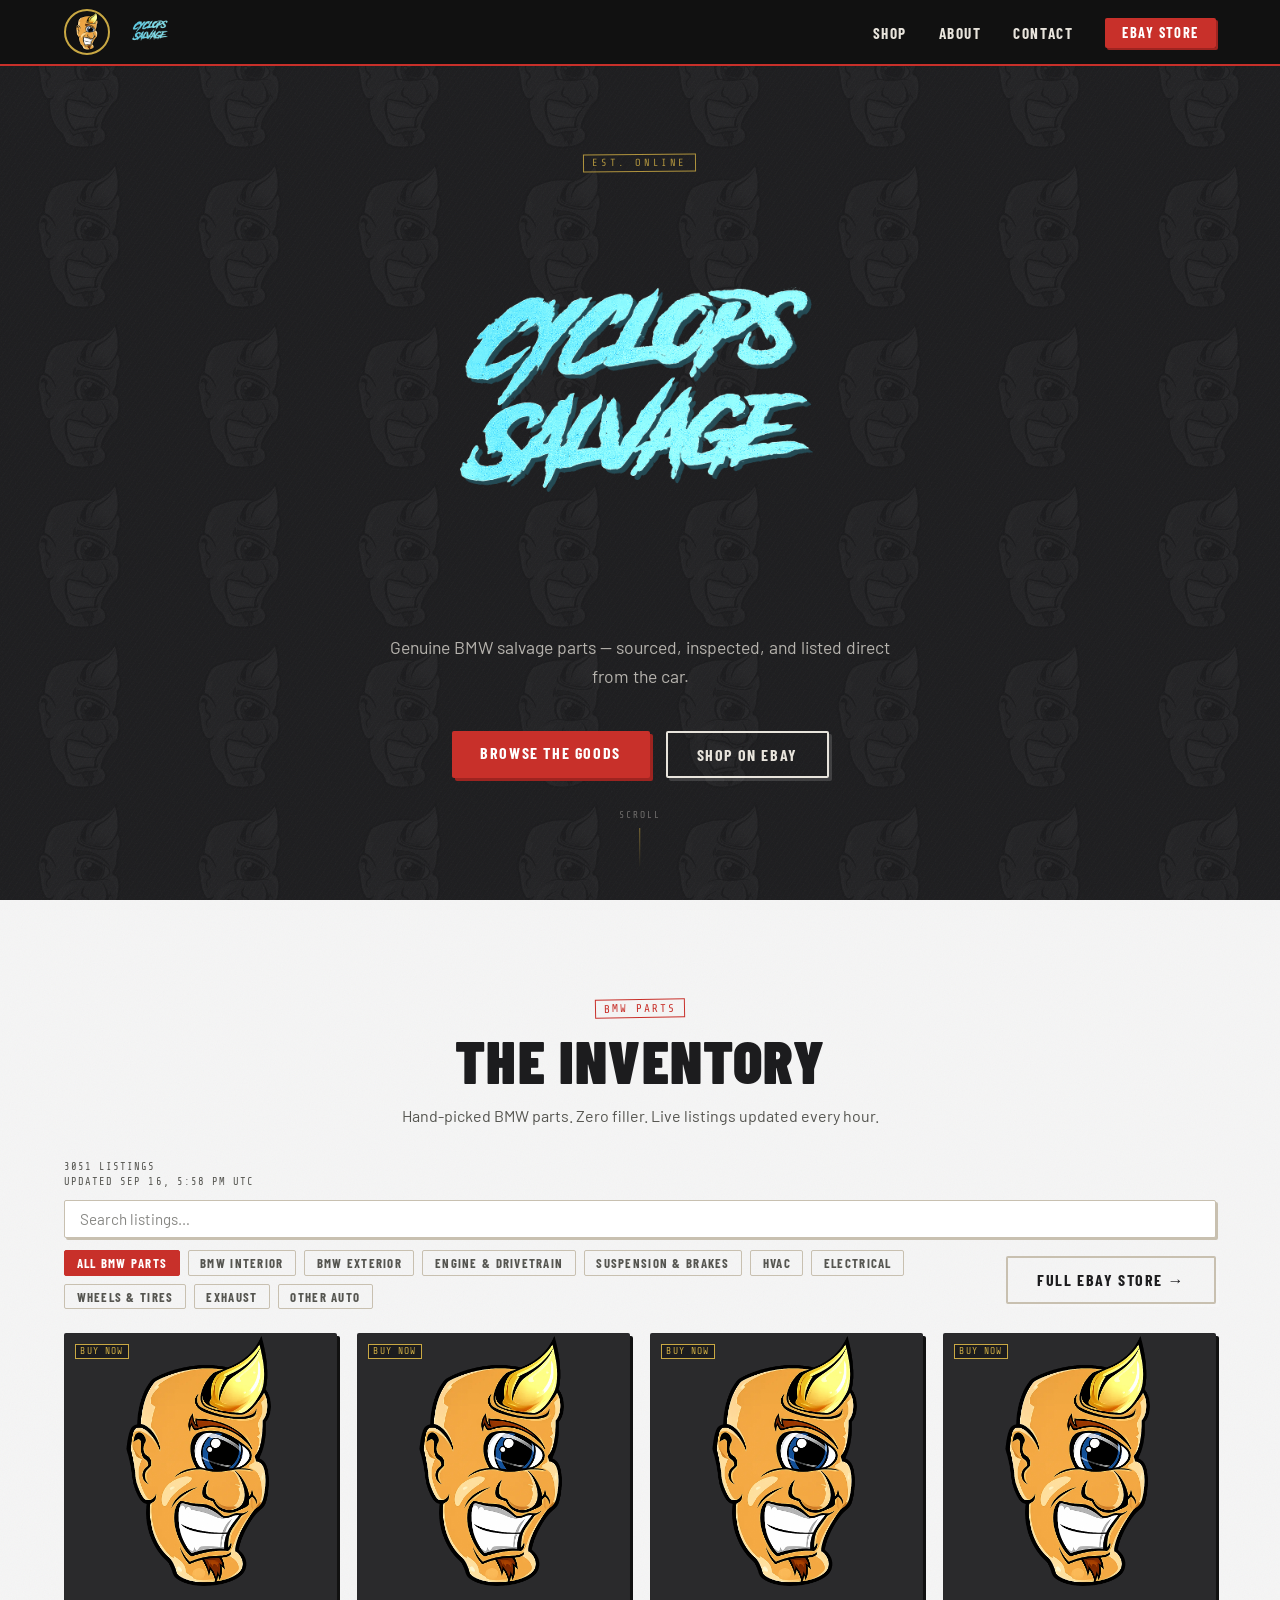
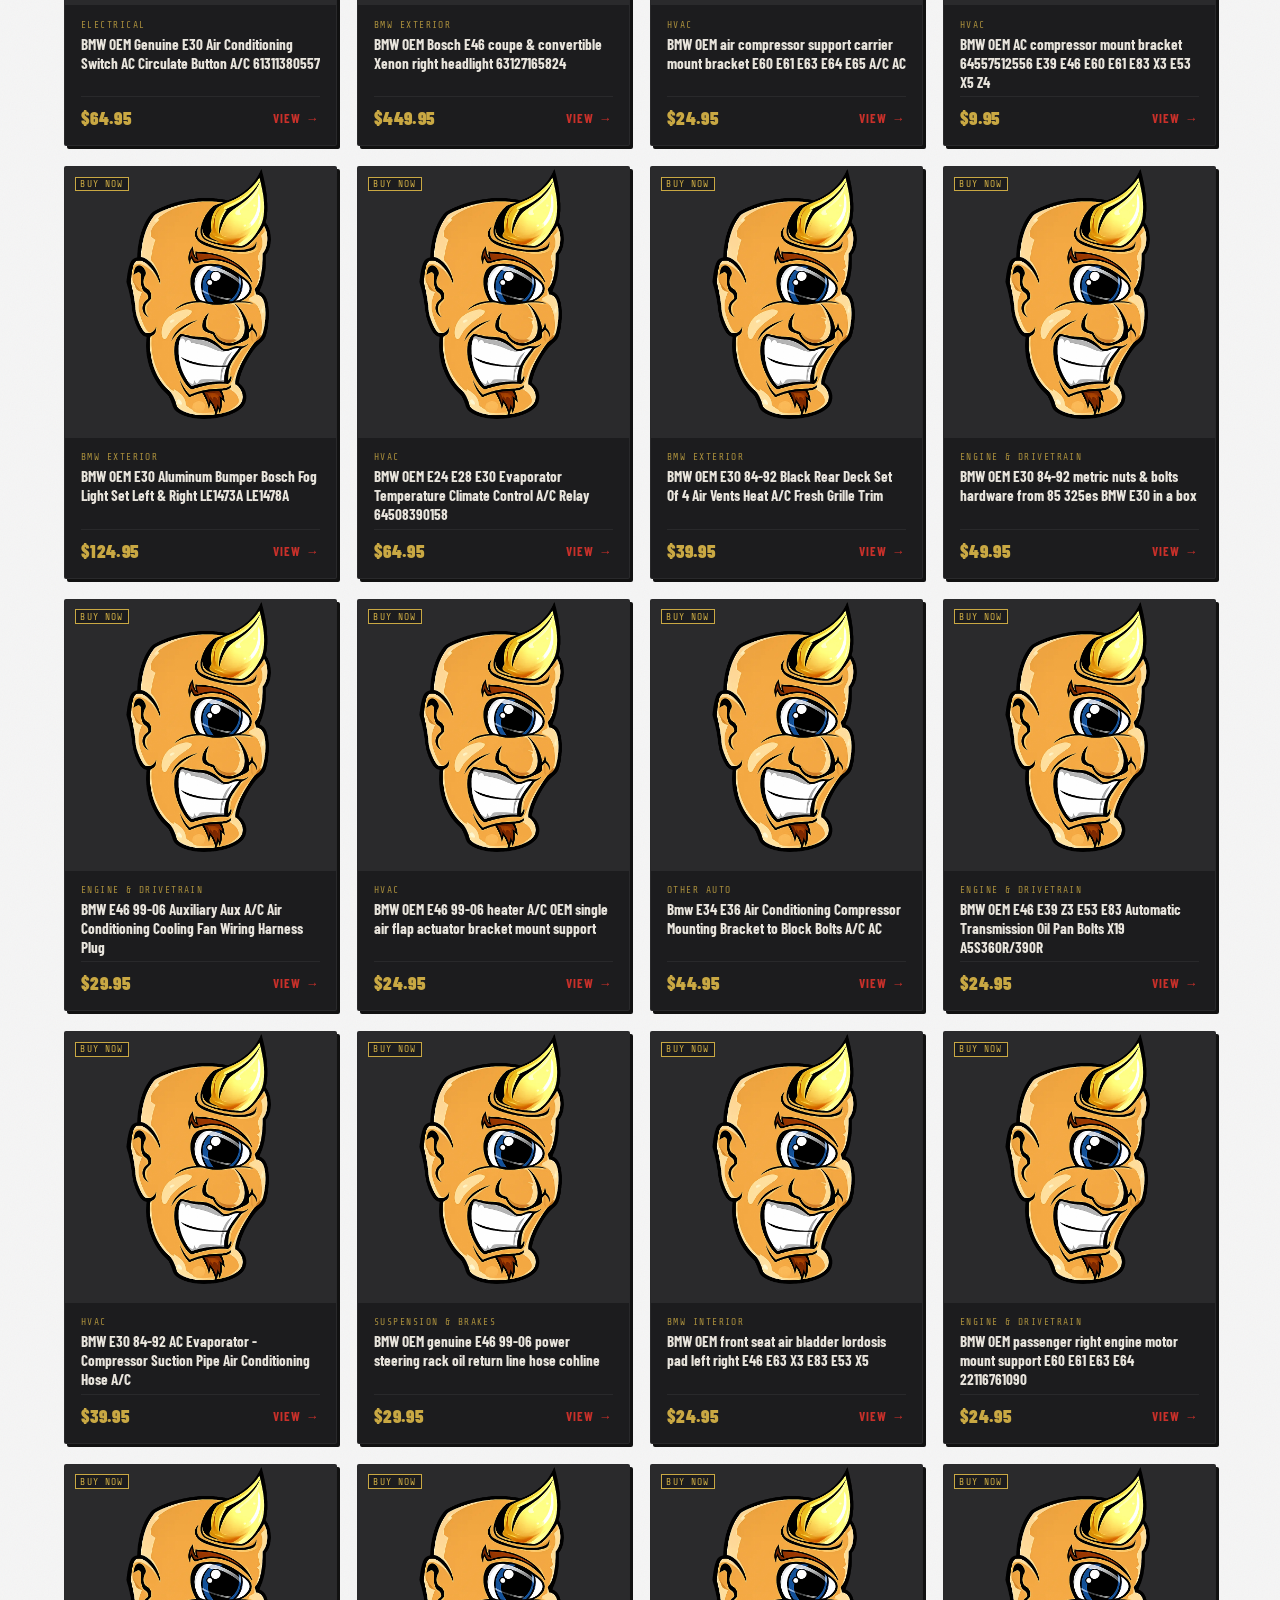
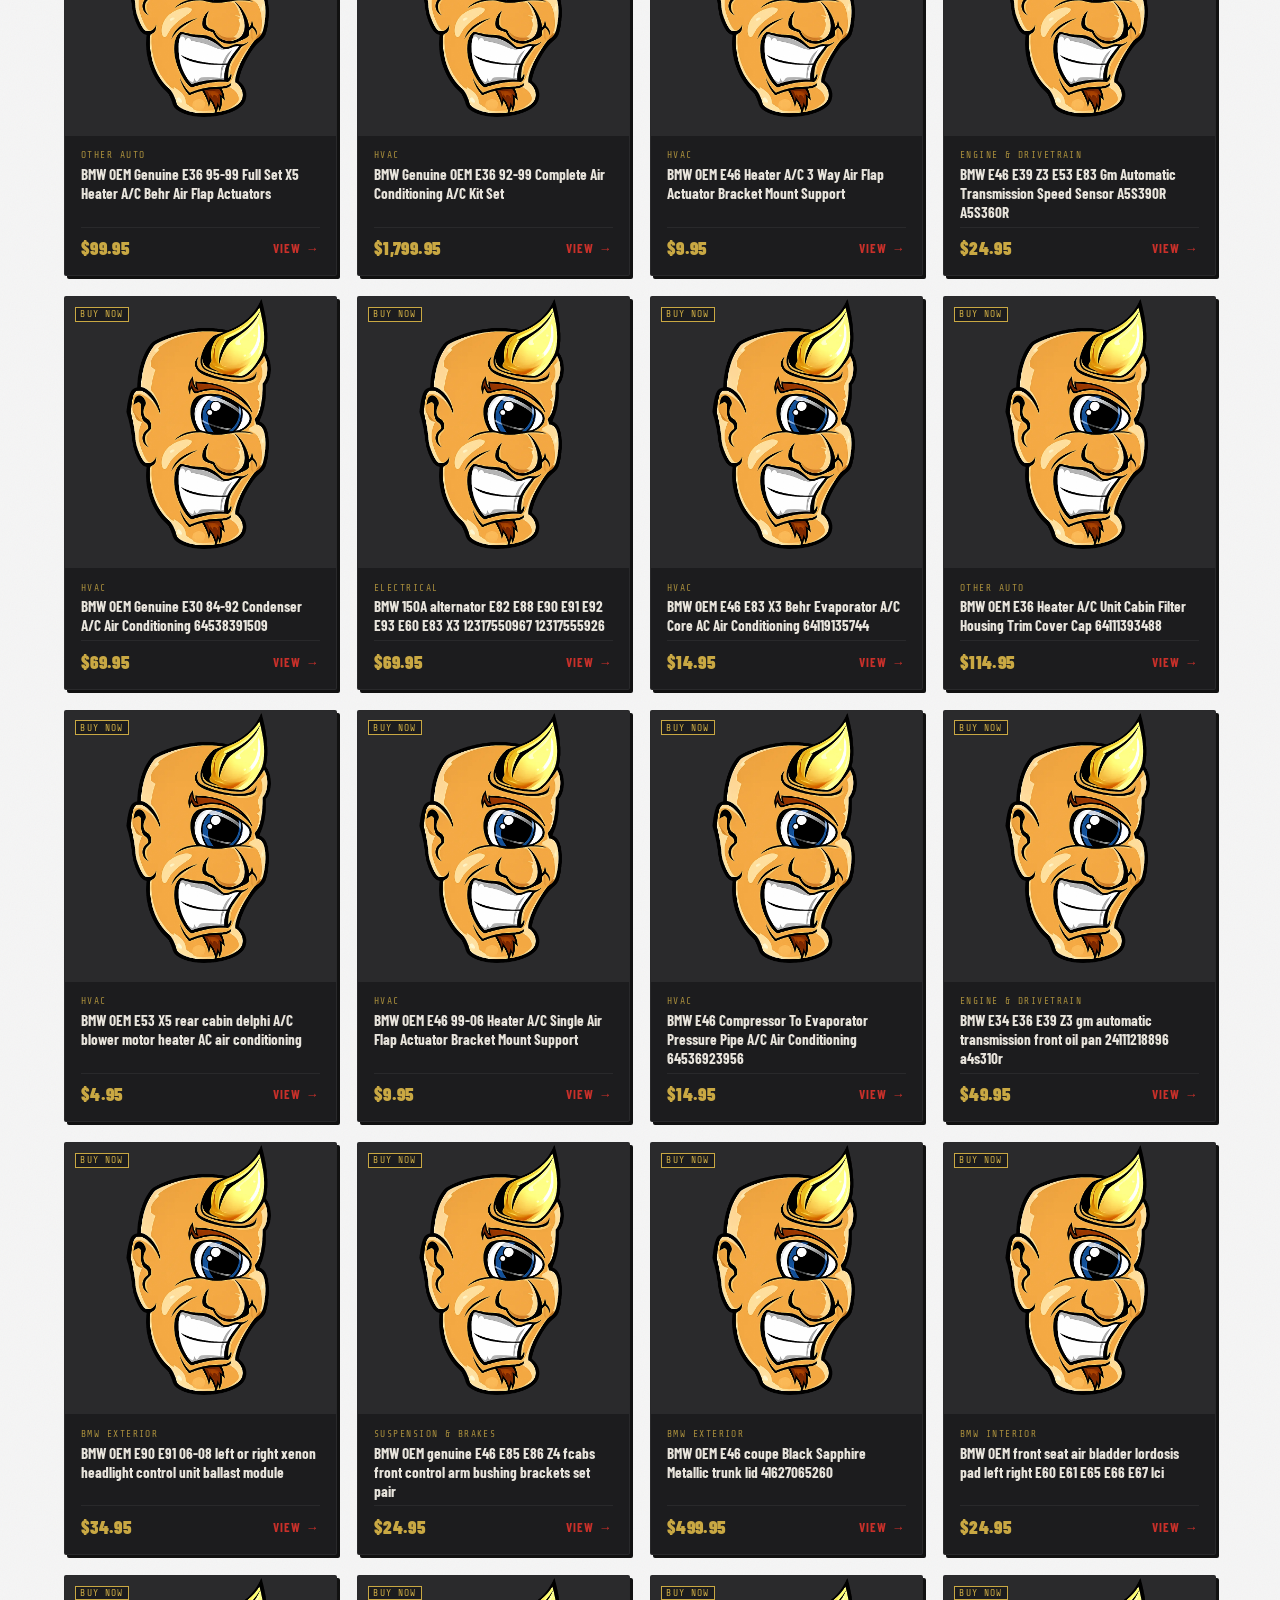
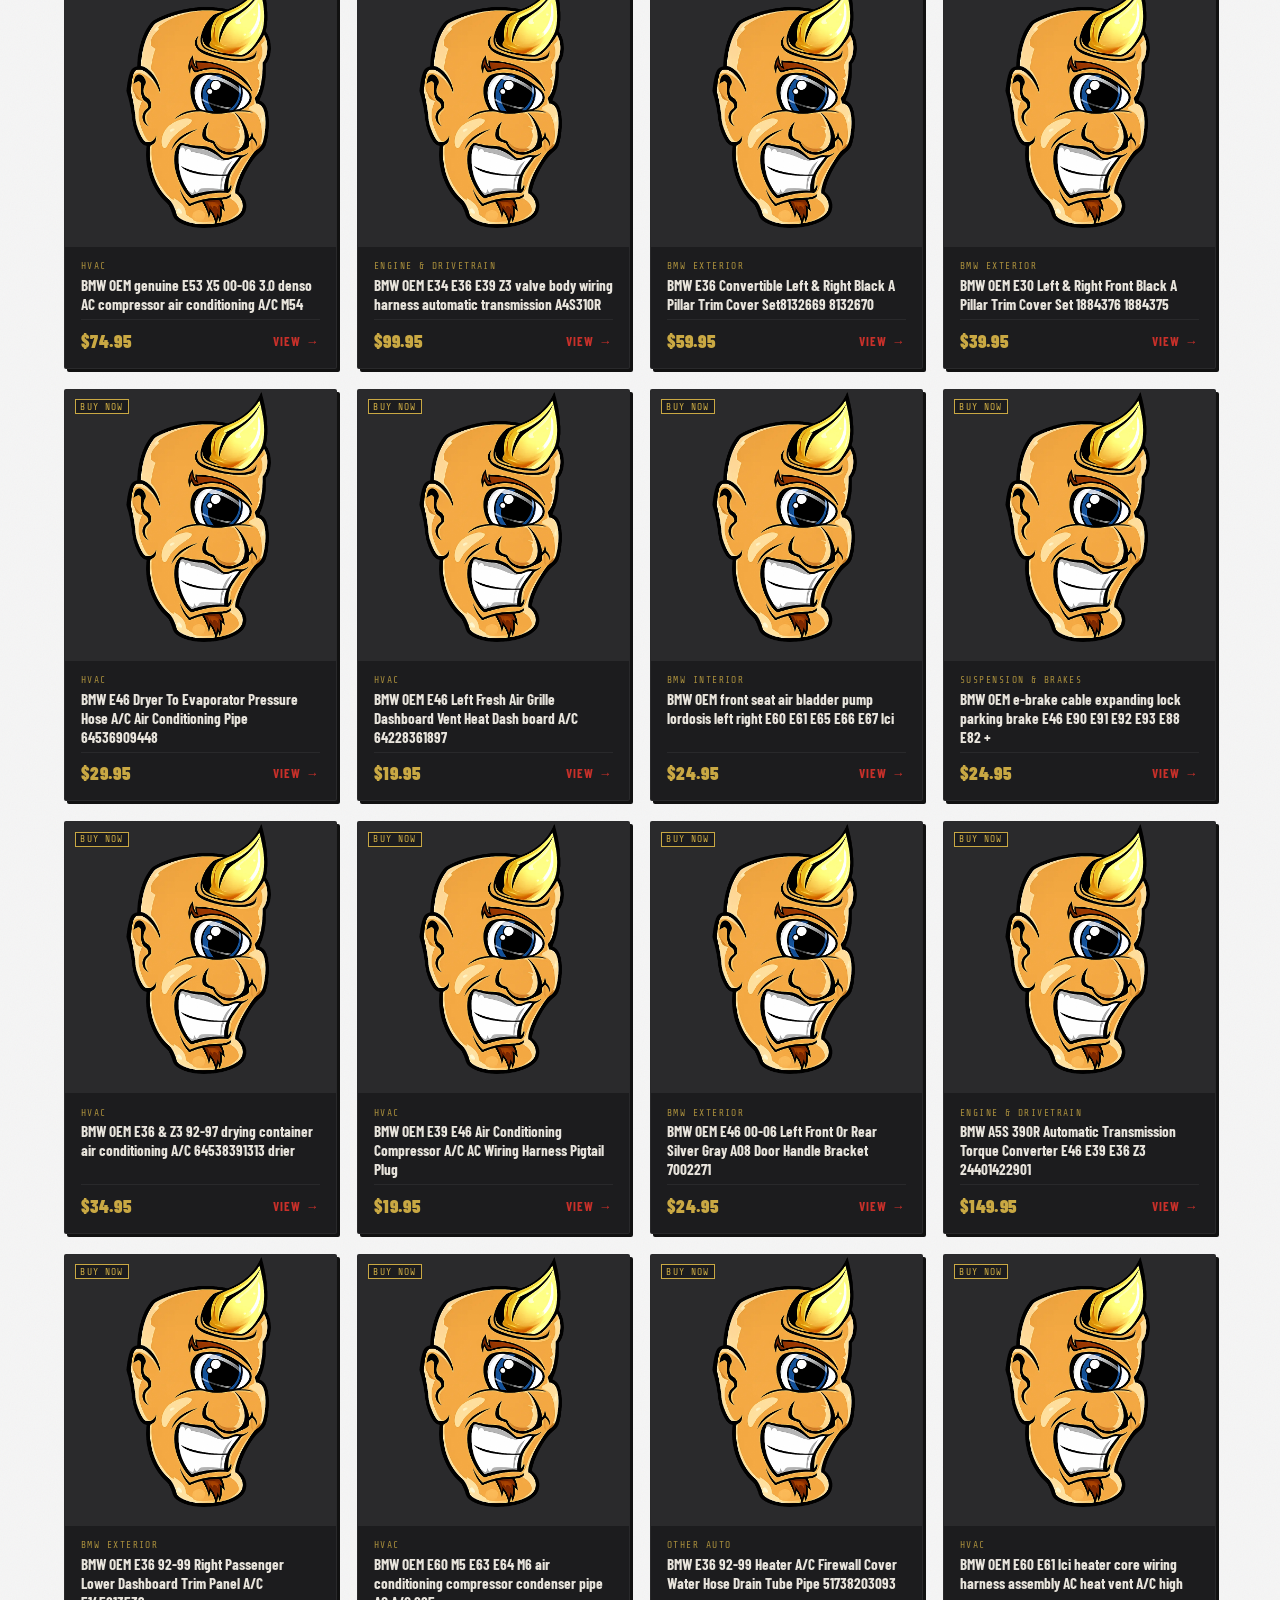
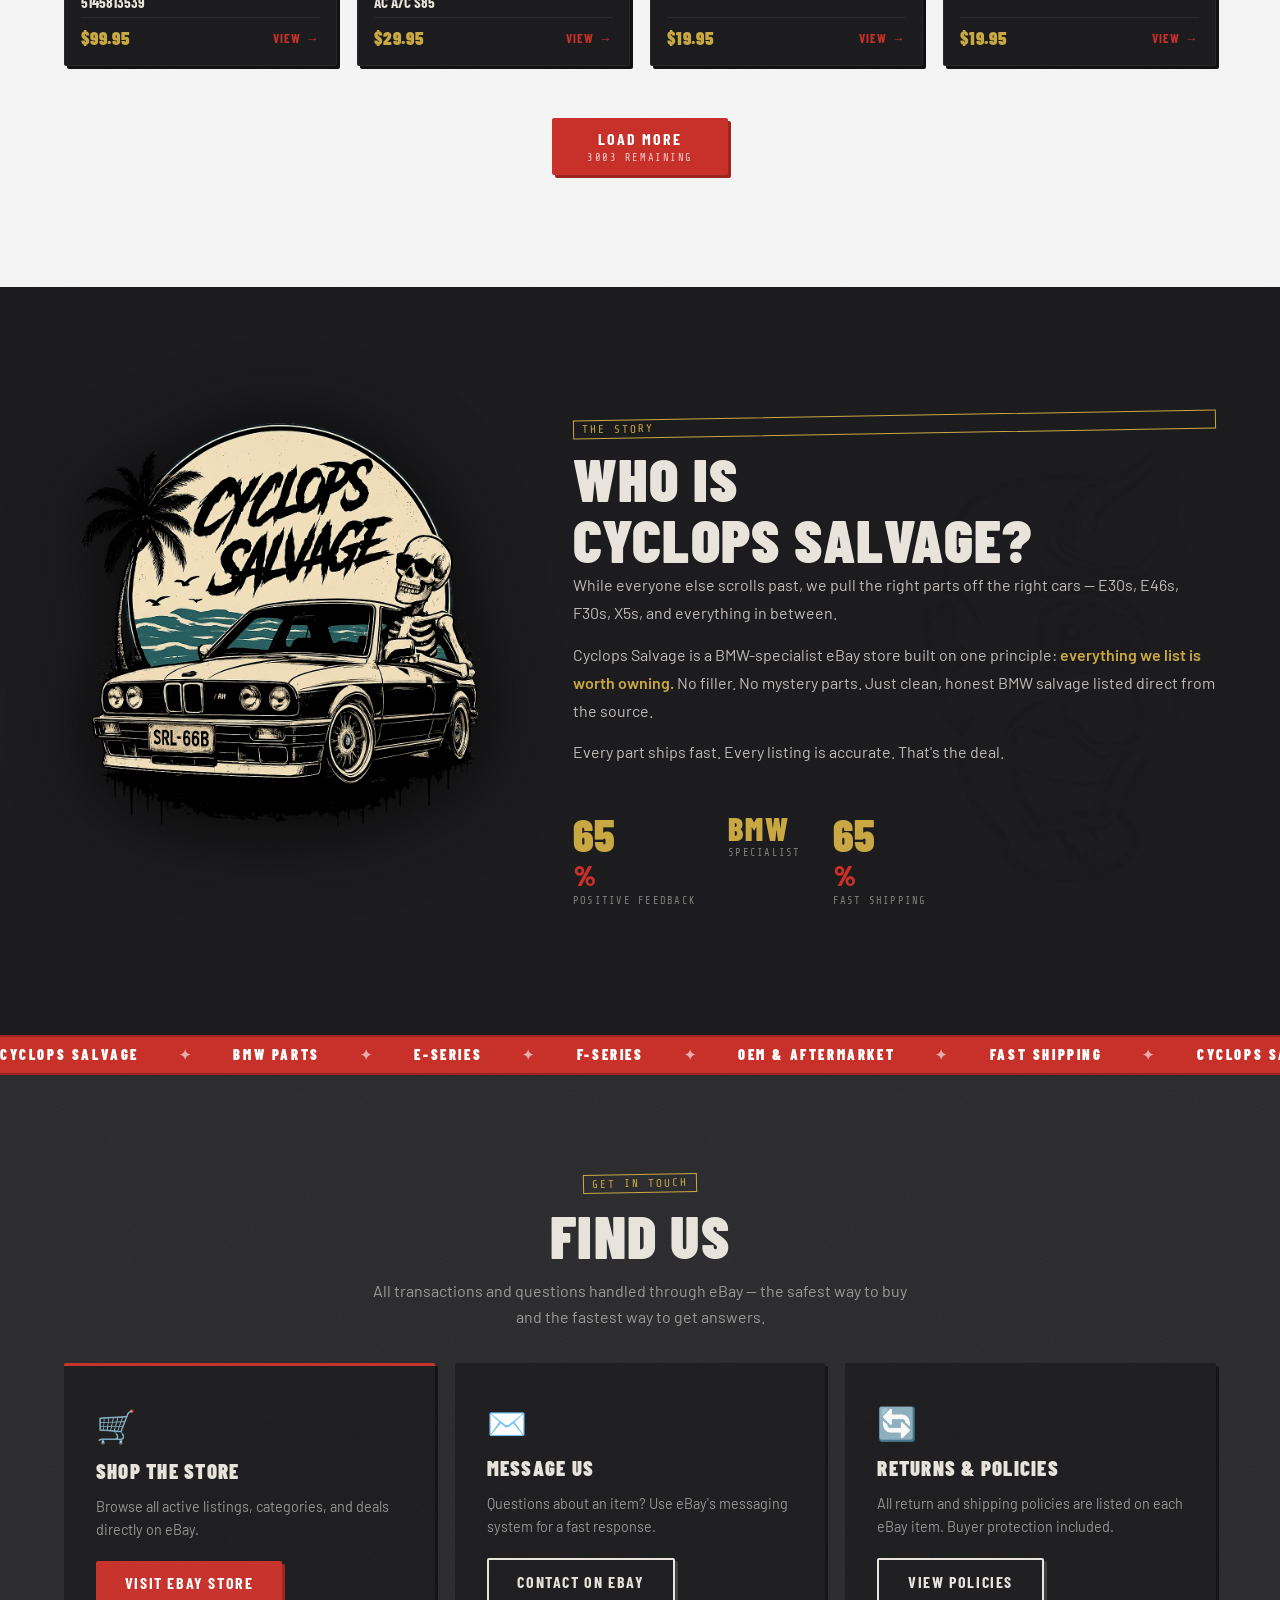
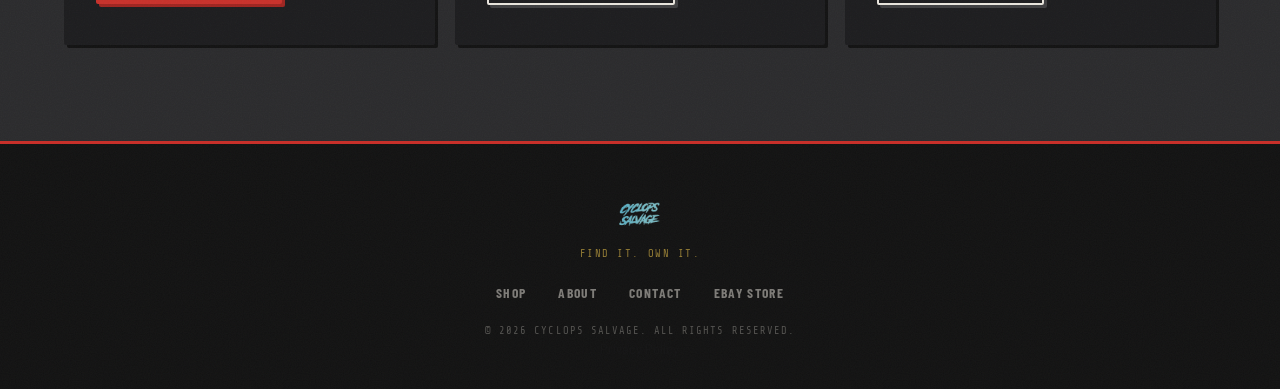
<file: index.html>
<!DOCTYPE html>
<html lang="en">
<head>
  <meta charset="UTF-8" />
  <meta name="viewport" content="width=device-width, initial-scale=1.0" />
  <title>Cyclops Salvage — BMW Parts</title>
  <meta name="description" content="BMW salvage parts direct from cyclopssalvage on eBay. E-series, F-series, OEM and used parts updated hourly." />
  <link rel="canonical" href="https://cyclopssalvage.com/" />
  <meta property="og:title" content="Cyclops Salvage — BMW Parts" />
  <meta property="og:description" content="Genuine BMW salvage parts — E-series, F-series, OEM and used. Live listings updated hourly, direct from the source." />
  <meta property="og:image" content="https://cyclopssalvage.com/images/mascot-color.webp" />
  <meta property="og:url" content="https://cyclopssalvage.com/" />
  <meta property="og:type" content="website" />
  <meta property="og:site_name" content="Cyclops Salvage" />
  <meta name="twitter:card" content="summary_large_image" />
  <meta name="twitter:title" content="Cyclops Salvage — BMW Parts" />
  <meta name="twitter:image" content="https://cyclopssalvage.com/images/mascot-color.webp" />
  <meta name="google-site-verification" content="xeWnGcfnx6JY8Xh1MMaBxsjRJ6ylQl4vy43GuV5Pq5k" />
  <link rel="preconnect" href="https://fonts.googleapis.com" />
  <link rel="preconnect" href="https://fonts.gstatic.com" crossorigin />
  <link rel="stylesheet" href="https://fonts.googleapis.com/css2?family=Barlow+Condensed:wght@400;700;900&family=Barlow:wght@400;500;600&family=Share+Tech+Mono&display=swap" />
  <link rel="dns-prefetch" href="//www.googletagmanager.com" />
  <link rel="dns-prefetch" href="//www.clarity.ms" />
  <link rel="stylesheet" href="css/styles.css" />
  <link rel="icon" type="image/x-icon" href="favicon.ico" />
  <link rel="apple-touch-icon" href="images/mascot-color.webp" />
  <!-- Google Analytics 4 -->
  <script async src="https://www.googletagmanager.com/gtag/js?id=G-EBMSYNGJZH"></script>
  <script>
    window.dataLayer = window.dataLayer || [];
    function gtag(){dataLayer.push(arguments);}
    gtag('js', new Date());
    gtag('config', 'G-EBMSYNGJZH');
  </script>
  <script type="application/ld+json">
  {
    "@context": "https://schema.org",
    "@type": "OnlineStore",
    "name": "Cyclops Salvage",
    "url": "https://cyclopssalvage.com",
    "description": "Genuine BMW salvage parts — E-series, F-series, OEM and used. Live listings updated hourly, direct from the source.",
    "sameAs": [
      "https://www.ebay.com/str/cyclopssalvage"
    ]
  }
  </script>
</head>
<body>

  <!-- ===================== NAV ===================== -->
  <nav class="nav" id="nav">
    <div class="nav__inner">
      <a href="#hero" class="nav__logo">
        <img src="images/mascot-color.webp" alt="Cyclops Salvage" class="nav__logo-img nav__logo-img--face" />
        <img src="images/logo-teal.webp" alt="Cyclops Salvage" class="nav__logo-img nav__logo-img--wordmark" />
      </a>
      <button class="nav__toggle" id="navToggle" aria-label="Menu">
        <span></span><span></span><span></span>
      </button>
      <ul class="nav__links" id="navLinks">
        <li><a href="#shop" class="nav__link">Shop</a></li>
        <li><a href="#about" class="nav__link">About</a></li>
        <li><a href="#contact" class="nav__link">Contact</a></li>
        <li><a href="https://www.ebay.com/str/cyclopssalvage" target="_blank" rel="noopener" class="nav__cta">eBay Store</a></li>
      </ul>
    </div>
  </nav>

  <!-- ===================== HERO ===================== -->
  <section class="hero" id="hero">
    <div class="hero__texture"></div>
    <div class="hero__mascot-bg">
      <!-- repeating watermark mascots via CSS -->
    </div>
    <div class="hero__inner">
      <div class="hero__stamp">EST. ONLINE</div>
      <h1 class="hero__title">
        <img src="images/logo-teal.webp" alt="Cyclops Salvage" class="hero__logo" />
      </h1>
      <p class="hero__sub">Genuine BMW salvage parts — sourced, inspected, and listed direct from the car.</p>
      <div class="hero__actions">
        <a href="#shop" class="btn btn--primary">Browse the Goods</a>
        <a href="https://www.ebay.com/str/cyclopssalvage" target="_blank" rel="noopener" class="btn btn--ghost">Shop on eBay</a>
      </div>
    </div>
    <div class="hero__scroll-hint">
      <span>SCROLL</span>
      <div class="hero__scroll-line"></div>
    </div>
  </section>

  <!-- ===================== CATEGORIES / SHOP ===================== -->
  <section class="shop" id="shop">
    <div class="section-texture"></div>
    <div class="container">
      <div class="section-header reveal">
        <div class="stamp-label">BMW Parts</div>
        <h2 class="section-title">THE INVENTORY</h2>
        <p class="section-sub">Hand-picked BMW parts. Zero filler. Live listings updated every hour.</p>
      </div>

      <div class="listings-toolbar reveal">
        <div class="listings-meta">
          <span id="listingsCount"></span>
          <span id="listingsUpdated"></span>
        </div>
        <div class="listings-search-wrap">
          <input
            type="search"
            id="listingsSearch"
            class="listings-search"
            placeholder="Search listings…"
            autocomplete="off"
            spellcheck="false"
          />
        </div>
        <div class="filter-bar" id="listingsFilter"></div>
        <a href="https://www.ebay.com/str/cyclopssalvage" target="_blank" rel="noopener" class="btn btn--ghost listings-ebay-btn">Full eBay Store →</a>
      </div>

      <div class="listings-grid" id="listingsGrid">
        <!-- populated by main.js from listings.json -->
      </div>
    </div>
  </section>

  <!-- ===================== ABOUT ===================== -->
  <section class="about" id="about">
    <div class="section-texture section-texture--dark"></div>
    <!-- outline mascot ghost behind content -->
    <div class="about__bg-outline" aria-hidden="true"></div>
    <div class="container">
      <div class="about__grid">
        <div class="about__visual reveal">
          <div class="about__art-card">
            <img src="images/art-lowrider.webp" alt="Cyclops Salvage artwork" class="about__art-img" />
          </div>
        </div>
        <div class="about__content reveal">
          <div class="stamp-label">The Story</div>
          <h2 class="section-title">WHO IS<br>CYCLOPS SALVAGE?</h2>
          <p>While everyone else scrolls past, we pull the right parts off the right cars — E30s, E46s, F30s, X5s, and everything in between.</p>
          <p>Cyclops Salvage is a BMW-specialist eBay store built on one principle: <strong>everything we list is worth owning.</strong> No filler. No mystery parts. Just clean, honest BMW salvage listed direct from the source.</p>
          <p>Every part ships fast. Every listing is accurate. That's the deal.</p>
          <div class="about__stats">
            <div class="about__stat">
              <span class="about__stat-num" data-count="100">0</span><span class="about__stat-suffix">%</span>
              <span class="about__stat-label">Positive Feedback</span>
            </div>
            <div class="about__stat">
              <span class="about__stat-num about__stat-num--text">BMW</span>
              <span class="about__stat-label">Specialist</span>
            </div>
            <div class="about__stat">
              <span class="about__stat-num" data-count="100">0</span><span class="about__stat-suffix">%</span>
              <span class="about__stat-label">Fast Shipping</span>
            </div>
          </div>
        </div>
      </div>
    </div>
  </section>

  <!-- ===================== DIVIDER BANNER ===================== -->
  <div class="ticker-banner">
    <div class="ticker-track">
      <span>CYCLOPS SALVAGE</span>
      <span class="ticker-sep">✦</span>
      <span>BMW PARTS</span>
      <span class="ticker-sep">✦</span>
      <span>E-SERIES</span>
      <span class="ticker-sep">✦</span>
      <span>F-SERIES</span>
      <span class="ticker-sep">✦</span>
      <span>OEM &amp; AFTERMARKET</span>
      <span class="ticker-sep">✦</span>
      <span>FAST SHIPPING</span>
      <span class="ticker-sep">✦</span>
      <span>CYCLOPS SALVAGE</span>
      <span class="ticker-sep">✦</span>
      <span>BMW PARTS</span>
      <span class="ticker-sep">✦</span>
      <span>E-SERIES</span>
      <span class="ticker-sep">✦</span>
      <span>F-SERIES</span>
      <span class="ticker-sep">✦</span>
      <span>OEM &amp; AFTERMARKET</span>
      <span class="ticker-sep">✦</span>
      <span>FAST SHIPPING</span>
      <span class="ticker-sep">✦</span>
    </div>
  </div>

  <!-- ===================== CONTACT ===================== -->
  <section class="contact" id="contact">
    <div class="section-texture"></div>
    <div class="container">
      <div class="section-header reveal">
        <div class="stamp-label">Get In Touch</div>
        <h2 class="section-title">FIND US</h2>
        <p class="section-sub">All transactions and questions handled through eBay — the safest way to buy and the fastest way to get answers.</p>
      </div>
      <div class="contact__grid reveal">
        <a href="https://www.ebay.com/str/cyclopssalvage" target="_blank" rel="noopener" class="contact-card contact-card--primary">
          <div class="contact-card__texture"></div>
          <div class="contact-card__icon">🛒</div>
          <h3>Shop the Store</h3>
          <p>Browse all active listings, categories, and deals directly on eBay.</p>
          <span class="btn btn--primary">Visit eBay Store</span>
        </a>
        <a href="https://www.ebay.com/usr/cyclopssalvage" target="_blank" rel="noopener" class="contact-card">
          <div class="contact-card__texture"></div>
          <div class="contact-card__icon">✉️</div>
          <h3>Message Us</h3>
          <p>Questions about an item? Use eBay's messaging system for a fast response.</p>
          <span class="btn btn--ghost">Contact on eBay</span>
        </a>
        <a href="https://www.ebay.com/str/cyclopssalvage" target="_blank" rel="noopener" class="contact-card">
          <div class="contact-card__texture"></div>
          <div class="contact-card__icon">🔄</div>
          <h3>Returns & Policies</h3>
          <p>All return and shipping policies are listed on each eBay item. Buyer protection included.</p>
          <span class="btn btn--ghost">View Policies</span>
        </a>
      </div>
    </div>
  </section>

  <!-- ===================== FOOTER ===================== -->
  <footer class="footer">
    <div class="footer__texture"></div>
    <div class="container">
      <div class="footer__inner">
        <div class="footer__brand">
          <img src="images/logo-teal.webp" alt="Cyclops Salvage" class="footer__logo footer__logo--wordmark" />
          <span class="footer__tagline">Find It. Own It.</span>
        </div>
        <nav class="footer__nav">
          <a href="#shop">Shop</a>
          <a href="#about">About</a>
          <a href="#contact">Contact</a>
          <a href="https://www.ebay.com/str/cyclopssalvage" target="_blank" rel="noopener">eBay Store</a>
        </nav>
        <div class="footer__copy">
          <span>© 2026 Cyclops Salvage. All rights reserved.</span>
          <a href="privacy-policy.html" style="opacity:0.4;font-size:0.8rem;">Privacy Policy</a>
        </div>
      </div>
    </div>
  </footer>

  <script src="js/main.js" defer></script>
  <!-- Microsoft Clarity -->
  <script type="text/javascript">
    (function(c,l,a,r,i,t,y){
      c[a]=c[a]||function(){(c[a].q=c[a].q||[]).push(arguments)};
      t=l.createElement(r);t.async=1;t.src="https://www.clarity.ms/tag/"+i;
      y=l.getElementsByTagName(r)[0];y.parentNode.insertBefore(t,y);
    })(window, document, "clarity", "script", "ww88tccpou");
  </script>

</body>
</html>
</file>
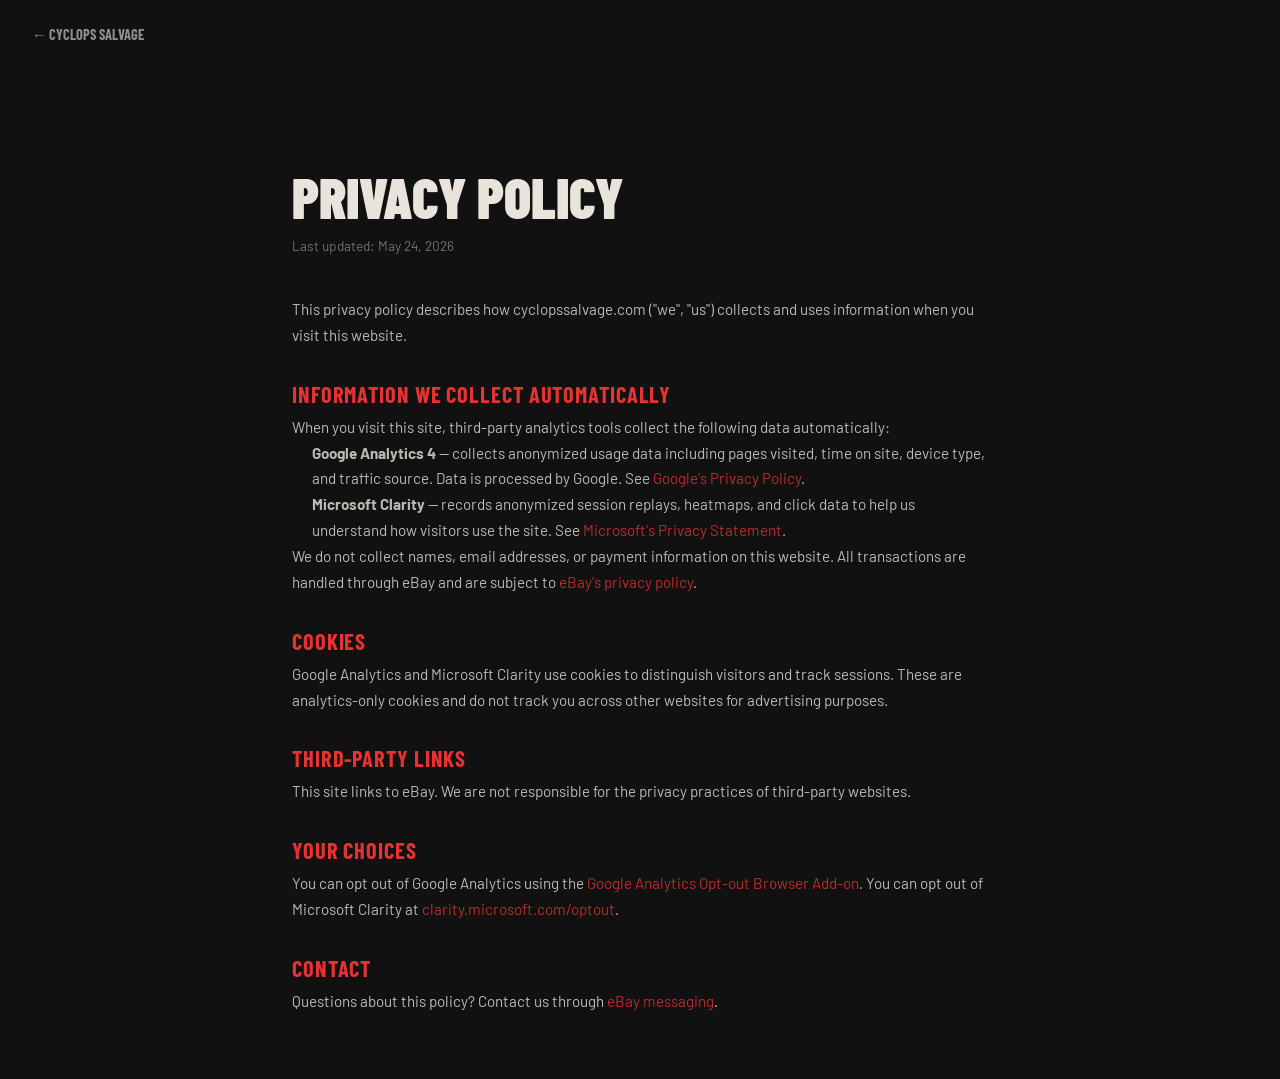
<file: privacy-policy.html>
<!DOCTYPE html>
<html lang="en">
<head>
  <meta charset="UTF-8" />
  <meta name="viewport" content="width=device-width, initial-scale=1.0" />
  <title>Privacy Policy — Cyclops Salvage</title>
  <meta name="description" content="Privacy policy for cyclopssalvage.com — how we collect and use data." />
  <link rel="canonical" href="https://cyclopssalvage.com/privacy-policy.html" />
  <link rel="preconnect" href="https://fonts.googleapis.com" />
  <link rel="preconnect" href="https://fonts.gstatic.com" crossorigin />
  <link rel="stylesheet" href="https://fonts.googleapis.com/css2?family=Barlow+Condensed:wght@400;700;900&family=Barlow:wght@400;500;600&display=swap" />
  <link rel="stylesheet" href="css/styles.css" />
  <link rel="icon" type="image/x-icon" href="favicon.ico" />
  <!-- Google Analytics 4 -->
  <script async src="https://www.googletagmanager.com/gtag/js?id=G-EBMSYNGJZH"></script>
  <script>
    window.dataLayer = window.dataLayer || [];
    function gtag(){dataLayer.push(arguments);}
    gtag('js', new Date());
    gtag('config', 'G-EBMSYNGJZH');
  </script>
  <style>
    .policy {
      max-width: 760px;
      margin: 0 auto;
      padding: 6rem 2rem 4rem;
      color: var(--c-off-white, #f0ece4);
    }
    .policy h1 {
      font-family: 'Barlow Condensed', sans-serif;
      font-size: clamp(2rem, 6vw, 3.5rem);
      font-weight: 900;
      text-transform: uppercase;
      margin-bottom: 0.25rem;
    }
    .policy .updated {
      font-size: 0.85rem;
      opacity: 0.45;
      margin-bottom: 2.5rem;
    }
    .policy h2 {
      font-family: 'Barlow Condensed', sans-serif;
      font-size: 1.4rem;
      font-weight: 700;
      text-transform: uppercase;
      letter-spacing: 0.04em;
      margin: 2rem 0 0.5rem;
      color: var(--c-accent, #e63232);
    }
    .policy p, .policy ul { font-size: 0.95rem; line-height: 1.7; opacity: 0.8; }
    .policy ul { padding-left: 1.25rem; }
    .policy a { color: var(--c-accent, #e63232); }
    .policy-nav { padding: 1.5rem 2rem; }
    .policy-nav a { font-family: 'Barlow Condensed', sans-serif; font-weight: 700; text-transform: uppercase; font-size: 0.9rem; color: var(--c-off-white, #f0ece4); text-decoration: none; opacity: 0.6; }
    .policy-nav a:hover { opacity: 1; }
  </style>
</head>
<body style="background: var(--c-black, #0a0a0a);">
  <div class="policy-nav">
    <a href="/">← Cyclops Salvage</a>
  </div>
  <main class="policy">
    <h1>Privacy Policy</h1>
    <p class="updated">Last updated: May 24, 2026</p>

    <p>This privacy policy describes how cyclopssalvage.com ("we", "us") collects and uses information when you visit this website.</p>

    <h2>Information We Collect Automatically</h2>
    <p>When you visit this site, third-party analytics tools collect the following data automatically:</p>
    <ul>
      <li><strong>Google Analytics 4</strong> — collects anonymized usage data including pages visited, time on site, device type, and traffic source. Data is processed by Google. See <a href="https://policies.google.com/privacy" target="_blank" rel="noopener">Google's Privacy Policy</a>.</li>
      <li><strong>Microsoft Clarity</strong> — records anonymized session replays, heatmaps, and click data to help us understand how visitors use the site. See <a href="https://privacy.microsoft.com/privacystatement" target="_blank" rel="noopener">Microsoft's Privacy Statement</a>.</li>
    </ul>
    <p>We do not collect names, email addresses, or payment information on this website. All transactions are handled through eBay and are subject to <a href="https://www.ebay.com/help/policies/member-behaviour-policies/ebay-privacy-notice?id=4260" target="_blank" rel="noopener">eBay's privacy policy</a>.</p>

    <h2>Cookies</h2>
    <p>Google Analytics and Microsoft Clarity use cookies to distinguish visitors and track sessions. These are analytics-only cookies and do not track you across other websites for advertising purposes.</p>

    <h2>Third-Party Links</h2>
    <p>This site links to eBay. We are not responsible for the privacy practices of third-party websites.</p>

    <h2>Your Choices</h2>
    <p>You can opt out of Google Analytics using the <a href="https://tools.google.com/dlpage/gaoptout" target="_blank" rel="noopener">Google Analytics Opt-out Browser Add-on</a>. You can opt out of Microsoft Clarity at <a href="https://clarity.microsoft.com/optout" target="_blank" rel="noopener">clarity.microsoft.com/optout</a>.</p>

    <h2>Contact</h2>
    <p>Questions about this policy? Contact us through <a href="https://www.ebay.com/usr/cyclopssalvage" target="_blank" rel="noopener">eBay messaging</a>.</p>
  </main>
  <!-- Microsoft Clarity -->
  <script type="text/javascript">
    (function(c,l,a,r,i,t,y){
      c[a]=c[a]||function(){(c[a].q=c[a].q||[]).push(arguments)};
      t=l.createElement(r);t.async=1;t.src="https://www.clarity.ms/tag/"+i;
      y=l.getElementsByTagName(r)[0];y.parentNode.insertBefore(t,y);
    })(window, document, "clarity", "script", "ww88tccpou");
  </script>
</body>
</html>
</file>
<file: css/styles.css>
/* ============================================================
   CYCLOPS SALVAGE — styles.css
   BMW specialist shop aesthetic
   ============================================================ */

/* ── Google Fonts loaded in <head> ──────────────────────────
   Barlow Condensed 400 700 900  (headings / wordmark)
   Barlow 400 500 600             (body)
   Share Tech Mono                (stamp labels / accents)
   ──────────────────────────────────────────────────────── */

/* ── CSS Variables ────────────────────────────────────────── */
:root {
  --c-black:        #111111;
  --c-dark:         #1C1C1E;
  --c-mid:          #2A2A2C;
  --c-paper:        #F5F5F5;
  --c-paper-dark:   #E8E8E8;
  --c-white:        #FFFFFF;
  --c-off-white:    #E8E4DC;
  --c-red:          #C8302A;
  --c-red-dark:     #9E2420;
  --c-gold:         #C9A843;
  --c-gold-dark:    #A8892E;
  --c-blue:         #3A7FBF;
  --c-blue-light:   #5A9FDF;
  --c-green:        #4A7C59;
  --c-text:         #1C1C1E;
  --c-text-light:   #555550;
  --c-border:       #C8C0B0;

  --font-head:      'Barlow Condensed', sans-serif;
  --font-body:      'Barlow', sans-serif;
  --font-mono:      'Share Tech Mono', monospace;

  --max-w:          1200px;
  --section-pad:    6rem 1.5rem;
  --radius:         2px;

  /* subtle noise overlay */
  --texture-noise: url("data:image/svg+xml,%3Csvg xmlns='http://www.w3.org/2000/svg' width='300' height='300'%3E%3Cfilter id='n'%3E%3CfeTurbulence type='fractalNoise' baseFrequency='0.85' numOctaves='4' stitchTiles='stitch'/%3E%3C/filter%3E%3Crect width='300' height='300' filter='url(%23n)' opacity='0.04'/%3E%3C/svg%3E");
}

/* ── Reset ────────────────────────────────────────────────── */
*, *::before, *::after { box-sizing: border-box; margin: 0; padding: 0; }
html { scroll-behavior: smooth; font-size: 16px; }
body {
  font-family: var(--font-body);
  background: var(--c-paper);
  color: var(--c-text);
  overflow-x: hidden;
  -webkit-font-smoothing: antialiased;
}
img { display: block; max-width: 100%; }
a { text-decoration: none; color: inherit; }
ul { list-style: none; }

/* ── Shared utility ───────────────────────────────────────── */
.container {
  max-width: var(--max-w);
  margin: 0 auto;
  padding: 0 1.5rem;
  position: relative;
}

/* texture overlay reused across sections */
.section-texture,
.section-texture--dark,
.hero__texture,
.footer__texture {
  position: absolute;
  inset: 0;
  background-image: var(--texture-noise);
  background-repeat: repeat;
  pointer-events: none;
  z-index: 1;
}
.section-texture--dark { opacity: 0.08; }

/* stamp labels */
.stamp-label {
  display: inline-block;
  font-family: var(--font-mono);
  font-size: 0.7rem;
  letter-spacing: 0.18em;
  text-transform: uppercase;
  color: var(--c-red);
  border: 1.5px solid var(--c-red);
  padding: 0.2em 0.7em;
  margin-bottom: 0.75rem;
  transform: rotate(-1deg);
}

/* section header */
.section-header {
  text-align: center;
  margin-bottom: 2rem;
}
.section-title {
  font-family: var(--font-head);
  font-weight: 900;
  font-size: clamp(2.4rem, 5vw, 3.8rem);
  line-height: 1;
  letter-spacing: 0.02em;
  text-transform: uppercase;
  color: var(--c-dark);
}
.section-sub {
  font-size: 1rem;
  color: var(--c-text-light);
  max-width: 560px;
  margin: 0.75rem auto 0;
  line-height: 1.65;
}

/* buttons */
.btn {
  display: inline-block;
  font-family: var(--font-head);
  font-weight: 700;
  font-size: 1rem;
  letter-spacing: 0.1em;
  text-transform: uppercase;
  padding: 0.75em 1.8em;
  border-radius: var(--radius);
  cursor: pointer;
  transition: background 0.2s, color 0.2s, transform 0.15s, box-shadow 0.2s;
  position: relative;
  white-space: nowrap;
}
.btn--primary {
  background: var(--c-red);
  color: var(--c-white);
  box-shadow: 3px 3px 0 var(--c-red-dark);
}
.btn--primary:hover {
  background: var(--c-red-dark);
  transform: translate(1px, 1px);
  box-shadow: 2px 2px 0 var(--c-red-dark);
}
.btn--ghost {
  background: transparent;
  color: var(--c-off-white);
  border: 2px solid var(--c-off-white);
  box-shadow: 3px 3px 0 rgba(255,255,255,0.15);
}
.btn--ghost:hover {
  background: var(--c-off-white);
  color: var(--c-dark);
  transform: translate(1px, 1px);
}

/* scroll reveal */
.reveal {
  opacity: 0;
  transform: translateY(28px);
  transition: opacity 0.6s ease, transform 0.6s ease;
}
.reveal.visible {
  opacity: 1;
  transform: translateY(0);
}

/* ── NAV ──────────────────────────────────────────────────── */
.nav {
  position: fixed;
  top: 0;
  left: 0;
  right: 0;
  z-index: 100;
  background: rgba(17,17,17,0.96);
  border-bottom: 2px solid var(--c-red);
  backdrop-filter: blur(6px);
  transition: background 0.3s;
}
.nav__inner {
  max-width: var(--max-w);
  margin: 0 auto;
  padding: 0 1.5rem;
  display: flex;
  align-items: center;
  justify-content: space-between;
  height: 64px;
}
.nav__logo {
  display: flex;
  align-items: center;
  gap: 0.55rem;
}
/* mascot face in nav */
.nav__logo-img--face {
  width: 46px;
  height: 46px;
  object-fit: cover;
  border-radius: 50%;
  border: 2px solid var(--c-gold);
  flex-shrink: 0;
}
/* wordmark logo in nav */
.nav__logo-img--wordmark {
  height: 42px;
  width: auto;
  object-fit: contain;
  filter: invert(1) sepia(1) saturate(3) hue-rotate(155deg) brightness(0.9);
  transition: filter 0.2s;
}
.nav__logo:hover .nav__logo-img--wordmark {
  filter: invert(1) sepia(1) saturate(4) hue-rotate(155deg) brightness(1.1);
}
.nav__links {
  display: flex;
  align-items: center;
  gap: 2rem;
}
.nav__link {
  font-family: var(--font-head);
  font-weight: 700;
  font-size: 0.95rem;
  letter-spacing: 0.1em;
  text-transform: uppercase;
  color: var(--c-off-white);
  transition: color 0.2s;
  position: relative;
}
.nav__link::after {
  content: '';
  position: absolute;
  bottom: -3px;
  left: 0;
  right: 0;
  height: 2px;
  background: var(--c-red);
  transform: scaleX(0);
  transition: transform 0.2s;
}
.nav__link:hover { color: var(--c-gold); }
.nav__link:hover::after { transform: scaleX(1); }
.nav__cta {
  font-family: var(--font-head);
  font-weight: 700;
  font-size: 0.9rem;
  letter-spacing: 0.1em;
  text-transform: uppercase;
  background: var(--c-red);
  color: var(--c-white);
  padding: 0.45em 1.2em;
  border-radius: var(--radius);
  box-shadow: 2px 2px 0 var(--c-red-dark);
  transition: background 0.2s, transform 0.15s;
}
.nav__cta:hover {
  background: var(--c-red-dark);
  transform: translate(1px, 1px);
  box-shadow: 1px 1px 0 var(--c-red-dark);
}


/* mobile toggle */
.nav__toggle {
  display: none;
  flex-direction: column;
  gap: 5px;
  background: none;
  border: none;
  cursor: pointer;
  padding: 4px;
}
.nav__toggle span {
  display: block;
  width: 26px;
  height: 2px;
  background: var(--c-off-white);
  transition: transform 0.3s, opacity 0.3s;
}
.nav__toggle.open span:nth-child(1) { transform: translateY(7px) rotate(45deg); }
.nav__toggle.open span:nth-child(2) { opacity: 0; }
.nav__toggle.open span:nth-child(3) { transform: translateY(-7px) rotate(-45deg); }

@media (max-width: 768px) {
  /* Move nav to bottom of screen */
  .nav {
    top: auto;
    bottom: 0;
    border-bottom: none;
    border-top: 2px solid var(--c-red);
  }

  /* Dropdown opens upward */
  .nav__toggle { display: flex; }
  .nav__links {
    display: none;
    position: absolute;
    bottom: 64px;
    top: auto;
    left: auto;
    right: 0;
    width: 230px;
    background: var(--c-black);
    border-top: 2px solid var(--c-red);
    border-left: 2px solid var(--c-red);
    border-bottom: none;
    border-right: none;
    border-radius: 8px 0 0 0;
    flex-direction: column;
    align-items: stretch;
    gap: 0;
    padding: 0.25rem 0 0;
    overflow: hidden;
    box-shadow: -4px -4px 24px rgba(0,0,0,0.5);
  }
  .nav__links.open { display: flex; }
  .nav__links li {
    display: block;
    width: 100%;
  }
  .nav__link {
    display: block;
    width: 100%;
    padding: 0.9rem 1.25rem;
    border-bottom: none;
    border-top: 1px solid rgba(255,255,255,0.07);
    font-size: 1.05rem;
    text-align: right;
    box-sizing: border-box;
    background: transparent;
    color: var(--c-off-white);
  }
  .nav__link:hover { background: rgba(255,255,255,0.05); color: var(--c-gold); }
  .nav__cta {
    display: block;
    width: 100%;
    margin-top: 0;
    background: var(--c-red);
    padding: 0.9rem 1.25rem;
    border-top: 1px solid rgba(255,255,255,0.07);
    font-size: 1.05rem;
    text-align: right;
    box-sizing: border-box;
    box-shadow: none;
    color: var(--c-white);
  }
  .nav__cta:hover { background: var(--c-red-dark); transform: none; }

  /* Hero needs bottom padding instead of top to clear the nav */
  .hero {
    padding-top: 0;
    padding-bottom: 64px;
  }
}

/* ── HERO ─────────────────────────────────────────────────── */
.hero {
  position: relative;
  min-height: 100vh;
  display: flex;
  align-items: center;
  background: var(--c-dark);
  overflow: hidden;
  padding-top: 64px;
}

/* repeating mascot watermark */
.hero__mascot-bg {
  position: absolute;
  inset: 0;
  background-image: url('../images/mascot-color.webp');
  background-size: 160px;
  background-repeat: repeat;
  opacity: 0.04;
  filter: grayscale(100%);
  z-index: 0;
}

/* subtle diagonal lines */
.hero::before {
  content: '';
  position: absolute;
  inset: 0;
  background-image: repeating-linear-gradient(
    -55deg,
    transparent,
    transparent 4px,
    rgba(255,255,255,0.006) 4px,
    rgba(255,255,255,0.006) 5px
  );
  z-index: 0;
}

.hero__inner {
  position: relative;
  z-index: 2;
  max-width: var(--max-w);
  margin: 0 auto;
  padding: 4rem 1.5rem 6rem;
  display: flex;
  flex-direction: column;
  align-items: center;
  text-align: center;
  width: 100%;
}
.hero__stamp {
  display: inline-block;
  font-family: var(--font-mono);
  font-size: 0.65rem;
  letter-spacing: 0.25em;
  text-transform: uppercase;
  color: var(--c-gold);
  border: 1px solid var(--c-gold);
  padding: 0.2em 0.8em;
  margin-bottom: 1.5rem;
  opacity: 0.85;
  transform: rotate(-0.5deg);
}
.hero__title {
  margin-bottom: 1.5rem;
  display: flex;
  justify-content: center;
}
.hero__logo {
  width: clamp(280px, 55vw, 620px);
  height: auto;
  filter: invert(1) sepia(1) saturate(3) hue-rotate(155deg) brightness(1.05)
          drop-shadow(4px 4px 0px rgba(39,104,120,0.6));
  animation: logoFadeIn 0.8s ease both;
}
@keyframes logoFadeIn {
  from { opacity: 0; transform: translateY(16px) scale(0.97); }
  to   { opacity: 1; transform: translateY(0)   scale(1); }
}
.hero__sub {
  font-size: clamp(0.95rem, 2vw, 1.1rem);
  color: rgba(232,228,220,0.75);
  line-height: 1.65;
  max-width: 520px;
  margin: 0 auto 2.5rem;
}
.hero__actions {
  display: flex;
  gap: 1rem;
  justify-content: center;
  flex-wrap: wrap;
}
.hero__scroll-hint {
  position: absolute;
  bottom: 2rem;
  left: 50%;
  transform: translateX(-50%);
  display: flex;
  flex-direction: column;
  align-items: center;
  gap: 0.5rem;
  z-index: 2;
}
.hero__scroll-hint span {
  font-family: var(--font-mono);
  font-size: 0.6rem;
  letter-spacing: 0.2em;
  color: rgba(232,228,220,0.4);
}
.hero__scroll-line {
  width: 1px;
  height: 40px;
  background: linear-gradient(to bottom, rgba(201,168,67,0.6), transparent);
  animation: scrollPulse 2s ease-in-out infinite;
}
@keyframes scrollPulse {
  0%, 100% { opacity: 0.3; transform: scaleY(0.8); }
  50% { opacity: 1; transform: scaleY(1); }
}

/* ── SHOP / CATEGORIES ────────────────────────────────────── */
.shop {
  position: relative;
  padding: var(--section-pad);
  background: var(--c-paper);
  overflow: visible;
}
/* ensure shop content sits above background art */
.shop .container { position: relative; z-index: 1; }

.categories {
  display: grid;
  grid-template-columns: repeat(4, 1fr);
  gap: 1.25rem;
}

/* featured card spans 2 cols + 2 rows */
.category-card--featured {
  grid-column: span 2;
  grid-row: span 2;
}

.category-card {
  position: relative;
  display: flex;
  flex-direction: column;
  background: var(--c-dark);
  border: 1px solid rgba(255,255,255,0.06);
  border-radius: var(--radius);
  overflow: hidden;
  cursor: pointer;
  transition: transform 0.2s, box-shadow 0.2s;
  box-shadow: 3px 3px 0 var(--c-black);
}
.category-card:hover {
  transform: translate(-2px, -2px);
  box-shadow: 6px 6px 0 var(--c-red);
}

/* per-card noise texture */
.category-card__texture {
  position: absolute;
  inset: 0;
  background-image: var(--texture-noise);
  background-repeat: repeat;
  opacity: 0.06;
  pointer-events: none;
  z-index: 1;
}

/* featured card image */
.category-card__img-wrap {
  position: relative;
  flex: 1;
  min-height: 200px;
  overflow: hidden;
}
.category-card__img {
  width: 100%;
  height: 100%;
  object-fit: cover;
  filter: grayscale(30%) contrast(1.1);
  transition: transform 0.4s, filter 0.4s;
}
.category-card:hover .category-card__img {
  transform: scale(1.04);
  filter: grayscale(0%) contrast(1.2);
}

.category-card__body {
  position: relative;
  z-index: 2;
  padding: 1.25rem 1.25rem 1.5rem;
  display: flex;
  flex-direction: column;
  gap: 0.4rem;
}
.category-card__tag {
  font-family: var(--font-mono);
  font-size: 0.65rem;
  letter-spacing: 0.18em;
  text-transform: uppercase;
  color: var(--c-gold);
  border: 1px solid var(--c-gold);
  display: inline-block;
  padding: 0.1em 0.5em;
  width: fit-content;
  margin-bottom: 0.25rem;
}
.category-card__icon {
  font-size: 1.8rem;
  margin-bottom: 0.25rem;
  filter: grayscale(30%);
}
.category-card__title {
  font-family: var(--font-head);
  font-weight: 900;
  font-size: 1.4rem;
  letter-spacing: 0.04em;
  text-transform: uppercase;
  color: var(--c-off-white);
  line-height: 1;
}
.category-card--featured .category-card__title { font-size: 2rem; }
.category-card__desc {
  font-size: 0.88rem;
  color: rgba(232,228,220,0.6);
  line-height: 1.5;
}
.category-card__cta {
  font-family: var(--font-head);
  font-weight: 700;
  font-size: 0.85rem;
  letter-spacing: 0.1em;
  text-transform: uppercase;
  color: var(--c-red);
  margin-top: 0.5rem;
  transition: color 0.2s, letter-spacing 0.2s;
}
.category-card:hover .category-card__cta {
  color: var(--c-gold);
  letter-spacing: 0.15em;
}
.category-card--all .category-card__title { color: var(--c-gold); }
.category-card--all { border-color: rgba(201,168,67,0.2); }
.category-card--all:hover { box-shadow: 6px 6px 0 var(--c-gold); }

/* responsive grid */
@media (max-width: 1024px) {
  .categories { grid-template-columns: repeat(2, 1fr); }
  .category-card--featured { grid-column: span 2; grid-row: span 1; }
  .category-card--featured .category-card__img-wrap { min-height: 240px; }
}
@media (max-width: 600px) {
  .categories { grid-template-columns: 1fr; }
  .category-card--featured { grid-column: span 1; }
}

/* ── ABOUT ────────────────────────────────────────────────── */
.about {
  position: relative;
  padding: var(--section-pad);
  background: var(--c-dark);
  color: var(--c-off-white);
  overflow: hidden;
}
.about::before {
  content: '';
  position: absolute;
  inset: 0;
  background-image: repeating-linear-gradient(
    45deg,
    transparent,
    transparent 3px,
    rgba(255,255,255,0.004) 3px,
    rgba(255,255,255,0.004) 4px
  );
  pointer-events: none;
}
.about .section-title { color: var(--c-off-white); }
.about .stamp-label { color: var(--c-gold); border-color: var(--c-gold); }

.about__grid {
  display: grid;
  grid-template-columns: 1fr 1.5fr;
  gap: 5rem;
  align-items: start;
  padding: 2rem 0;
}
.about__mascot-wrap {
  position: relative;
  display: flex;
  justify-content: center;
  padding-top: 1rem;
}
.about__mascot {
  width: 300px;
  height: 300px;
  object-fit: contain;
  /* blend white bg away on the dark section */
  mix-blend-mode: screen;
  filter: contrast(1.05) saturate(1.05) drop-shadow(0 4px 24px rgba(0,0,0,0.6));
  transition: transform 0.3s;
}
.about__mascot:hover {
  transform: scale(1.04);
}
.about__mascot-badge {
  position: absolute;
  bottom: -10px;
  right: -10px;
  background: var(--c-red);
  color: var(--c-white);
  font-family: var(--font-head);
  font-weight: 900;
  font-size: 0.75rem;
  letter-spacing: 0.1em;
  text-transform: uppercase;
  text-align: center;
  padding: 0.5em 0.9em;
  border-radius: var(--radius);
  box-shadow: 3px 3px 0 var(--c-red-dark);
  line-height: 1.3;
  transform: rotate(3deg);
}
.about__content { display: flex; flex-direction: column; gap: 0.1rem; }
.about__content p {
  font-size: 1rem;
  line-height: 1.75;
  color: rgba(232,228,220,0.8);
  margin-bottom: 0.75rem;
}
.about__content p strong { color: var(--c-gold); font-weight: 600; }
.about__stats {
  display: flex;
  gap: 2rem;
  margin-top: 2rem;
  flex-wrap: wrap;
}
.about__stat {
  display: flex;
  flex-direction: column;
  align-items: flex-start;
}
.about__stat-num {
  font-family: var(--font-head);
  font-weight: 900;
  font-size: 2.8rem;
  line-height: 1;
  color: var(--c-gold);
}
.about__stat-suffix {
  font-family: var(--font-head);
  font-weight: 900;
  font-size: 1.8rem;
  color: var(--c-red);
  margin-left: 1px;
}
.about__stat-num--text {
  font-size: 2rem;
  letter-spacing: 0.06em;
}
.about__stat-label {
  font-family: var(--font-mono);
  font-size: 0.65rem;
  letter-spacing: 0.12em;
  text-transform: uppercase;
  color: rgba(232,228,220,0.5);
  margin-top: 0.2rem;
}

/* outline mascot ghost watermark behind about content */
.about__bg-outline {
  position: absolute;
  top: 50%;
  right: -2%;
  transform: translateY(-50%);
  width: 500px;
  height: 500px;
  background-image: url('../images/mascot-outline.webp');
  background-size: contain;
  background-repeat: no-repeat;
  background-position: center right;
  opacity: 0.06;
  pointer-events: none;
  z-index: 0;
  /* fade right edge so it doesn't feel clipped */
  -webkit-mask-image: linear-gradient(to right, black 50%, transparent 100%);
  mask-image: linear-gradient(to right, black 50%, transparent 100%);
}
.about .container { position: relative; z-index: 1; }

/* lowrider art — main visual in about column */
.about__art-card {
  display: flex;
  justify-content: center;
  align-items: center;
}
.about__art-img {
  width: 100%;
  max-width: 420px;
  height: auto;
  display: block;
  mix-blend-mode: screen;
  filter: contrast(1.05) saturate(1.05) drop-shadow(0 8px 40px rgba(0,0,0,0.8));
  transition: transform 0.4s;
}
.about__art-card:hover .about__art-img {
  transform: scale(1.04);
}

@media (max-width: 768px) {
  .about__grid { grid-template-columns: 1fr; gap: 2.5rem; }
  .about__visual { display: flex; flex-direction: column; align-items: center; }
  .about__mascot { width: 200px; height: 200px; }
  .about__bg-outline { width: 260px; height: 260px; opacity: 0.03; }
}

/* ── TICKER BANNER ───────────────────────────────────────── */
.ticker-banner {
  background: var(--c-red);
  overflow: hidden;
  border-top: 2px solid var(--c-red-dark);
  border-bottom: 2px solid var(--c-red-dark);
  padding: 0.6rem 0;
}
.ticker-track {
  display: flex;
  gap: 2.5rem;
  white-space: nowrap;
  animation: ticker 28s linear infinite;
  width: max-content;
}
.ticker-track span {
  font-family: var(--font-head);
  font-weight: 900;
  font-size: 0.9rem;
  letter-spacing: 0.18em;
  text-transform: uppercase;
  color: var(--c-white);
}
.ticker-sep { font-size: 0.6rem; opacity: 0.6; }
@keyframes ticker {
  from { transform: translateX(0); }
  to   { transform: translateX(-50%); }
}

/* ── CONTACT ─────────────────────────────────────────────── */
.contact {
  position: relative;
  padding: var(--section-pad);
  background: #2A2A2C;
}
.contact .section-title { color: var(--c-off-white); }
.contact .section-sub   { color: rgba(232,228,220,0.6); }
.contact .stamp-label   { color: var(--c-gold); border-color: var(--c-gold); }
.contact__grid {
  display: grid;
  grid-template-columns: repeat(3, 1fr);
  gap: 1.25rem;
}
.contact-card {
  position: relative;
  background: var(--c-dark);
  border-radius: var(--radius);
  padding: 2.5rem 2rem;
  display: flex;
  flex-direction: column;
  align-items: flex-start;
  gap: 0.75rem;
  overflow: hidden;
  transition: transform 0.2s, box-shadow 0.2s;
  box-shadow: 3px 3px 0 var(--c-black);
}
.contact-card:hover {
  transform: translate(-2px, -2px);
  box-shadow: 6px 6px 0 var(--c-red);
}
.contact-card--primary {
  border-top: 3px solid var(--c-red);
}
.contact-card__texture {
  position: absolute;
  inset: 0;
  background-image: var(--texture-noise);
  background-repeat: repeat;
  opacity: 0.05;
  pointer-events: none;
}
.contact-card__icon { font-size: 2rem; }
.contact-card h3 {
  font-family: var(--font-head);
  font-weight: 900;
  font-size: 1.3rem;
  letter-spacing: 0.06em;
  text-transform: uppercase;
  color: var(--c-off-white);
}
.contact-card p {
  font-size: 0.9rem;
  color: rgba(232,228,220,0.6);
  line-height: 1.6;
}
.contact-card .btn { margin-top: 0.5rem; }

@media (max-width: 768px) {
  .contact__grid { grid-template-columns: 1fr; }
}

/* ── FOOTER ──────────────────────────────────────────────── */
.footer {
  position: relative;
  background: var(--c-black);
  border-top: 3px solid var(--c-red);
  padding: 3rem 1.5rem 2rem;
  overflow: hidden;
}
.footer__inner {
  max-width: var(--max-w);
  margin: 0 auto;
  display: flex;
  flex-direction: column;
  align-items: center;
  gap: 1.5rem;
  position: relative;
  z-index: 2;
}
.footer__brand {
  display: flex;
  flex-direction: column;
  align-items: center;
  gap: 0.5rem;
}
.footer__logo--wordmark {
  height: 48px;
  width: auto;
  filter: invert(1) sepia(1) saturate(2.5) hue-rotate(155deg) brightness(0.85);
  opacity: 0.9;
}
.footer__tagline {
  font-family: var(--font-mono);
  font-size: 0.65rem;
  letter-spacing: 0.15em;
  text-transform: uppercase;
  color: var(--c-gold);
  opacity: 0.7;
}
.footer__nav {
  display: flex;
  gap: 2rem;
  flex-wrap: wrap;
  justify-content: center;
}
.footer__nav a {
  font-family: var(--font-head);
  font-weight: 700;
  font-size: 0.85rem;
  letter-spacing: 0.1em;
  text-transform: uppercase;
  color: rgba(232,228,220,0.5);
  transition: color 0.2s;
}
.footer__nav a:hover { color: var(--c-gold); }
.footer__copy {
  display: flex;
  flex-direction: column;
  align-items: center;
  gap: 0.25rem;
}
.footer__copy span {
  font-family: var(--font-mono);
  font-size: 0.65rem;
  letter-spacing: 0.1em;
  color: rgba(232,228,220,0.3);
  text-transform: uppercase;
}

/* ── Listings toolbar ────────────────────────────────────── */
.listings-toolbar {
  display: flex;
  align-items: center;
  flex-wrap: wrap;
  gap: 0.75rem;
  margin-bottom: 1.5rem;
}
.listings-meta {
  display: flex;
  flex-direction: column;
  gap: 0.15rem;
  min-width: 120px;
}
.listings-meta span {
  font-family: var(--font-mono);
  font-size: 0.65rem;
  letter-spacing: 0.1em;
  text-transform: uppercase;
  color: var(--c-text-light);
}
.listings-search-wrap {
  width: 100%;
}
.listings-search {
  width: 100%;
  font-family: var(--font-body);
  font-size: 0.95rem;
  background: var(--c-white);
  color: var(--c-text);
  border: 1.5px solid var(--c-border);
  border-radius: var(--radius);
  padding: 0.6em 1em;
  outline: none;
  transition: border-color 0.2s, box-shadow 0.2s;
  box-shadow: 2px 2px 0 var(--c-border);
}
.listings-search:focus {
  border-color: var(--c-red);
  box-shadow: 2px 2px 0 var(--c-red);
}
.listings-search::placeholder {
  color: var(--c-text-light);
  opacity: 0.7;
}

.filter-bar {
  display: flex;
  flex-wrap: wrap;
  gap: 0.5rem;
  flex: 1;
}
.filter-btn {
  font-family: var(--font-head);
  font-weight: 700;
  font-size: 0.8rem;
  letter-spacing: 0.1em;
  text-transform: uppercase;
  background: transparent;
  color: var(--c-text-light);
  border: 1.5px solid var(--c-border);
  padding: 0.3em 0.9em;
  border-radius: var(--radius);
  cursor: pointer;
  transition: background 0.15s, color 0.15s, border-color 0.15s;
}
.filter-btn:hover {
  border-color: var(--c-red);
  color: var(--c-red);
}
.filter-btn--active {
  background: var(--c-red);
  color: var(--c-white);
  border-color: var(--c-red);
}
.listings-ebay-btn {
  color: var(--c-text);
  border-color: var(--c-border);
  white-space: nowrap;
}
.listings-ebay-btn:hover {
  background: var(--c-dark);
  color: var(--c-off-white);
  border-color: var(--c-dark);
}

/* ── Listings grid ───────────────────────────────────────── */
.listings-grid {
  display: grid;
  grid-template-columns: repeat(auto-fill, minmax(240px, 1fr));
  gap: 1.25rem;
}

/* ── Listing card ────────────────────────────────────────── */
.listing-card {
  position: relative;
  display: flex;
  flex-direction: column;
  background: var(--c-dark);
  border: 1px solid rgba(255,255,255,0.06);
  border-radius: var(--radius);
  overflow: hidden;
  cursor: pointer;
  transition: transform 0.2s, box-shadow 0.2s;
  box-shadow: 3px 3px 0 var(--c-black);
  text-decoration: none;
}
.listing-card:hover {
  transform: translate(-2px, -2px);
  box-shadow: 6px 6px 0 var(--c-red);
}
.listing-card__texture {
  position: absolute;
  inset: 0;
  background-image: var(--texture-noise);
  background-repeat: repeat;
  opacity: 0.05;
  pointer-events: none;
  z-index: 1;
}
.listing-card__img-wrap {
  position: relative;
  width: 100%;
  aspect-ratio: 1 / 1;
  overflow: hidden;
  background: var(--c-mid);
}
.listing-card__img {
  width: 100%;
  height: 100%;
  object-fit: cover;
  filter: contrast(1.05);
  transition: transform 0.4s, filter 0.4s;
}
.listing-card:hover .listing-card__img {
  transform: scale(1.05);
  filter: contrast(1.15) saturate(1.1);
}
.listing-card__badge {
  position: absolute;
  top: 0.6rem;
  left: 0.6rem;
  font-family: var(--font-mono);
  font-size: 0.6rem;
  letter-spacing: 0.12em;
  text-transform: uppercase;
  background: var(--c-dark);
  color: var(--c-gold);
  border: 1px solid var(--c-gold);
  padding: 0.15em 0.5em;
  z-index: 2;
}
.listing-card__badge--auction {
  color: var(--c-red);
  border-color: var(--c-red);
}
.listing-card__body {
  position: relative;
  z-index: 2;
  padding: 0.9rem 1rem 1rem;
  display: flex;
  flex-direction: column;
  gap: 0.3rem;
  flex: 1;
}
.listing-card__cat {
  font-family: var(--font-mono);
  font-size: 0.6rem;
  letter-spacing: 0.15em;
  text-transform: uppercase;
  color: var(--c-gold);
  opacity: 0.8;
}
.listing-card__title {
  font-family: var(--font-head);
  font-weight: 700;
  font-size: 0.95rem;
  line-height: 1.25;
  color: var(--c-off-white);
  /* clamp to 3 lines */
  display: -webkit-box;
  -webkit-line-clamp: 3;
  -webkit-box-orient: vertical;
  overflow: hidden;
}
.listing-card__footer {
  display: flex;
  justify-content: space-between;
  align-items: center;
  margin-top: auto;
  padding-top: 0.6rem;
  border-top: 1px solid rgba(255,255,255,0.06);
}
.listing-card__price {
  font-family: var(--font-head);
  font-weight: 900;
  font-size: 1.15rem;
  color: var(--c-gold);
  letter-spacing: 0.02em;
}
.listing-card__cta {
  font-family: var(--font-head);
  font-weight: 700;
  font-size: 0.8rem;
  letter-spacing: 0.1em;
  text-transform: uppercase;
  color: var(--c-red);
  transition: color 0.2s, letter-spacing 0.2s;
}
.listing-card:hover .listing-card__cta {
  color: var(--c-gold);
  letter-spacing: 0.15em;
}

/* ── Load More ───────────────────────────────────────────── */
.load-more-wrap {
  grid-column: 1 / -1;
  display: flex;
  justify-content: center;
  padding: 2rem 0 1rem;
}
.load-more-btn {
  display: flex;
  flex-direction: column;
  align-items: center;
  gap: 0.2rem;
  font-family: var(--font-head);
  font-weight: 700;
  font-size: 1rem;
  letter-spacing: 0.12em;
  text-transform: uppercase;
  color: var(--c-white);
  background: var(--c-red);
  border: none;
  padding: 0.7em 2.2em;
  border-radius: var(--radius);
  cursor: pointer;
  box-shadow: 3px 3px 0 var(--c-red-dark);
  transition: transform 0.15s, box-shadow 0.15s, background 0.15s;
}
.load-more-btn:hover {
  background: var(--c-red-dark);
  transform: translate(1px, 1px);
  box-shadow: 2px 2px 0 var(--c-red-dark);
}
.load-more-btn__count {
  font-size: 0.65rem;
  font-weight: 400;
  font-family: var(--font-mono);
  letter-spacing: 0.15em;
  opacity: 0.75;
  text-transform: uppercase;
}

/* ── Loading state ───────────────────────────────────────── */
.listings-loading {
  grid-column: 1 / -1;
  display: flex;
  justify-content: center;
  align-items: center;
  gap: 0.5rem;
  padding: 4rem 0;
}
.listings-loading span {
  width: 10px;
  height: 10px;
  background: var(--c-red);
  border-radius: 50%;
  animation: loadPulse 1.2s ease-in-out infinite;
}
.listings-loading span:nth-child(2) { animation-delay: 0.2s; background: var(--c-gold); }
.listings-loading span:nth-child(3) { animation-delay: 0.4s; }
@keyframes loadPulse {
  0%, 80%, 100% { transform: scale(0.6); opacity: 0.4; }
  40%            { transform: scale(1);   opacity: 1; }
}

/* ── Empty / error states ────────────────────────────────── */
.listings-empty,
.listings-error {
  grid-column: 1 / -1;
  text-align: center;
  padding: 4rem 1rem;
  font-family: var(--font-mono);
  font-size: 0.85rem;
  color: var(--c-text-light);
  letter-spacing: 0.08em;
}
.listings-error {
  display: flex;
  flex-direction: column;
  align-items: center;
  gap: 1.5rem;
}
.listings-error p { font-size: 1rem; }

/* ── Mobile improvements ─────────────────────────────────── */
@media (max-width: 600px) {

  /* 1. Two-column listings grid */
  .listings-grid {
    grid-template-columns: repeat(2, 1fr);
    gap: 0.75rem;
  }

  /* Tighten card body text for 2-col layout */
  .listing-card__title {
    font-size: 0.8rem;
  }
  .listing-card__price {
    font-size: 0.95rem;
  }
  .listing-card__body {
    padding: 0.65rem 0.65rem 0.75rem;
  }

  /* 2. Toolbar stacks vertically, clean spacing */
  .listings-toolbar {
    flex-direction: column;
    align-items: stretch;
    gap: 0.65rem;
  }
  .listings-meta {
    flex-direction: row;
    justify-content: space-between;
    align-items: center;
    min-width: unset;
  }
  .listings-ebay-btn {
    display: none;
  }

  /* 3. Filter bar: wraps into multiple rows on mobile */
  .filter-bar {
    width: 100%;
    flex: none;
    flex-wrap: wrap;
    gap: 0.4rem;
  }
  .filter-btn {
    font-size: 0.75rem;
    padding: 0.35em 0.8em;
  }
}

/* ── Utility: reduce motion ──────────────────────────────── */
@media (prefers-reduced-motion: reduce) {
  *, *::before, *::after { animation-duration: 0.01ms !important; transition-duration: 0.01ms !important; }
}
</file>
